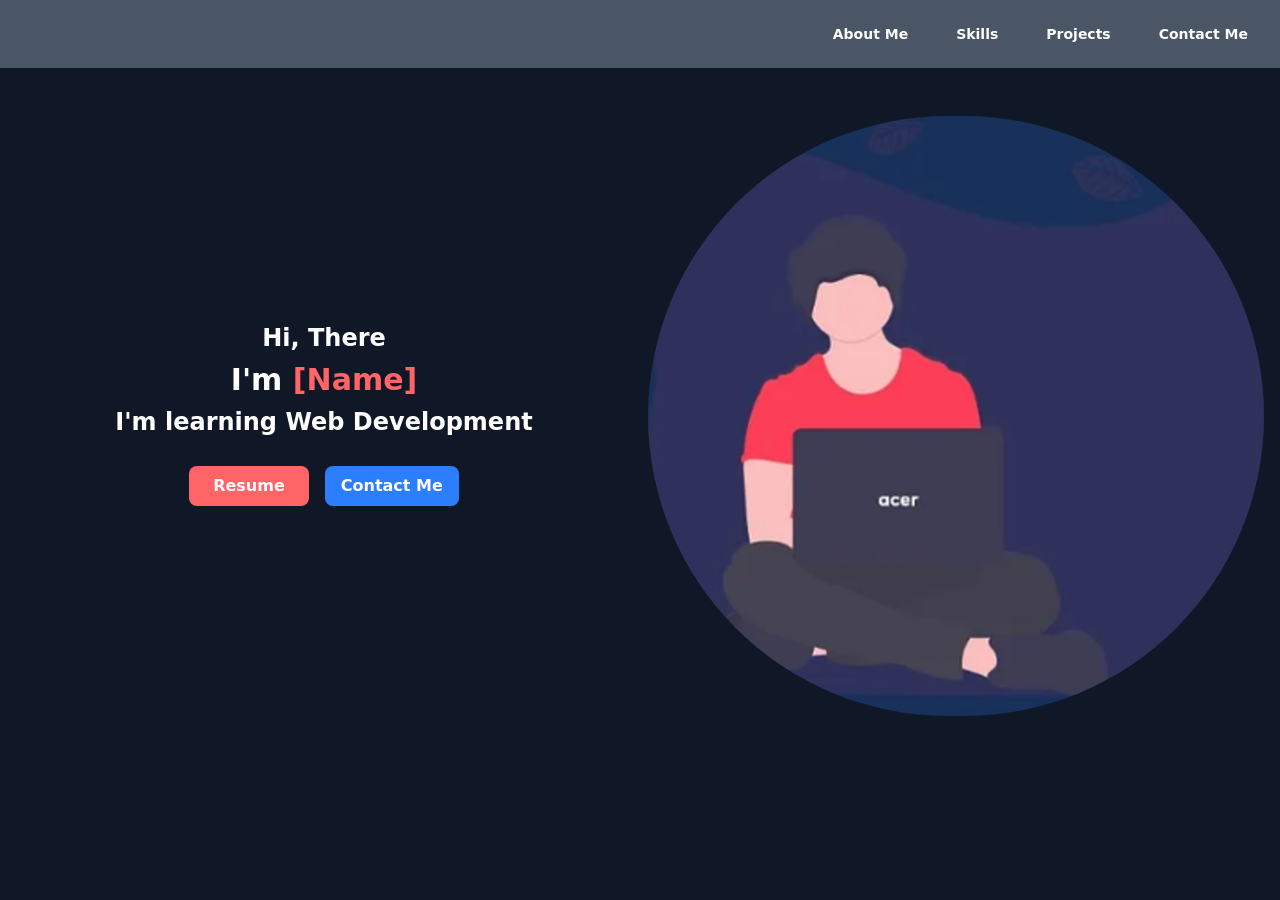
<file: index.html>
<!DOCTYPE html>
<html lang="en">
<head>
    <meta charset="UTF-8">
    <meta name="viewport" content="width=device-width, initial-scale=1.0">
    <title>Home Page</title>
    <link rel="stylesheet" href="./output.css">
</head>
<body class="bg-gray-900 ">

    <!-- Navigation section -->

    <nav class="p-4 bg-gray-600">
            <div class="flex justify-around md:justify-end  items-center sm:gap-4">

                <!-- <a href="home.html" class="px-4 py-2 rounded-lg hover:bg-gray-700 text-sm sm:font-bold font-semibold text-white">Home</a> -->

                <a href="./about.html" class="px-4 py-2 rounded-lg hover:bg-gray-700 sm:font-bold text-white text-sm font-semibold">About Me</a>
                
                <a href="./skills.html" class="px-4 py-2 rounded-lg hover:bg-gray-700 sm:font-bold text-white text-sm font-semibold">Skills</a>

                <a href="./projects.html" class="px-4 py-2 rounded-lg hover:bg-gray-700 sm:font-bold text-white text-sm font-semibold">Projects</a>

                <a href="./contact.html" class="px-4 py-2 rounded-lg hover:bg-gray-700 sm:font-bold text-white text-sm font-semibold">Contact Me</a>

            </div>
    </nav>

    <!-- Hero Section -->
    <section class=" min-h-[650px] grid sm:grid-cols-2 gap-4 px-4 py-12">

        <div class="px-2 flex justify-center items-center flex-wrap flex-col py-12 text-white min-h-[300px] ">

            <p class="font-semibold text-xl mb-2 md:text-2xl">Hi, There</p>

            <p class="font-bold text-2xl mb-2 md:text-3xl">I'm <span class="text-red-400 text-3xl">[Name]</span></p>

            <p class="font-semibold text-xl md:text-2xl mb-2">I'm learning Web Development</p>

            <div class="flex gap-4 py-1 px-2">
            <a class="bg-red-400 px-6 py-2 rounded-lg mt-4 font-bold hover:bg-red-500" href="#">Resume</a>

            <a class="bg-blue-500 px-4 py-2 rounded-lg mt-4 font-bold hover:bg-blue-600" href="./contact.html">Contact Me</a>
            </div>
        </div>

        <div class="min-h-[300px]">

            <img class="object-cover rounded-full sm:h-[600px] " src=".\img\profile.png" alt="profile">

        </div>

    </section>
    

</body>
</html>
</file>
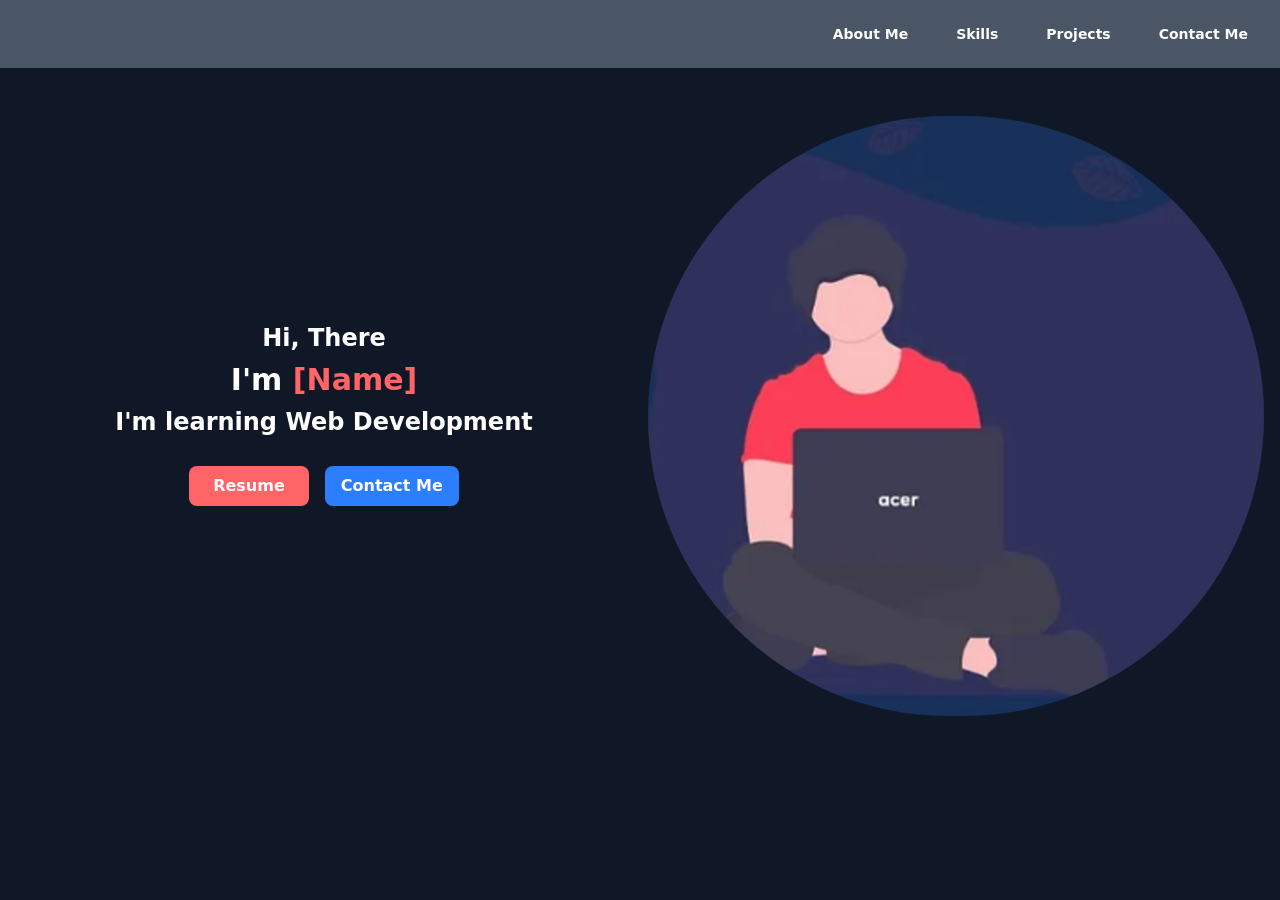
<file: src/index.html>
<!DOCTYPE html>
<html lang="en">
<head>
    <meta charset="UTF-8">
    <meta name="viewport" content="width=device-width, initial-scale=1.0">
    <title>Home Page</title>
    <link rel="stylesheet" href="./output.css">
</head>
<body class="bg-gray-900 ">

    <!-- Navigation section -->

    <nav class="p-4 bg-gray-600">
            <div class="flex justify-around md:justify-end  items-center sm:gap-4">

                <!-- <a href="home.html" class="px-4 py-2 rounded-lg hover:bg-gray-700 text-sm sm:font-bold font-semibold text-white">Home</a> -->

                <a href="about.html" class="px-4 py-2 rounded-lg hover:bg-gray-700 sm:font-bold text-white text-sm font-semibold">About Me</a>
                
                <a href="skills.html" class="px-4 py-2 rounded-lg hover:bg-gray-700 sm:font-bold text-white text-sm font-semibold">Skills</a>

                <a href="projects.html" class="px-4 py-2 rounded-lg hover:bg-gray-700 sm:font-bold text-white text-sm font-semibold">Projects</a>

                <a href="contact.html" class="px-4 py-2 rounded-lg hover:bg-gray-700 sm:font-bold text-white text-sm font-semibold">Contact Me</a>

            </div>
    </nav>

    <!-- Hero Section -->
    <section class=" min-h-[650px] grid sm:grid-cols-2 gap-4 px-4 py-12">

        <div class="px-2 flex justify-center items-center flex-wrap flex-col py-12 text-white min-h-[300px] ">

            <p class="font-semibold text-xl mb-2 md:text-2xl">Hi, There</p>

            <p class="font-bold text-2xl mb-2 md:text-3xl">I'm <span class="text-red-400 text-3xl">[Name]</span></p>

            <p class="font-semibold text-xl md:text-2xl mb-2">I'm learning Web Development</p>

            <div class="flex gap-4 py-1 px-2">
            <a class="bg-red-400 px-6 py-2 rounded-lg mt-4 font-bold hover:bg-red-500" href="#">Resume</a>

            <a class="bg-blue-500 px-4 py-2 rounded-lg mt-4 font-bold hover:bg-blue-600" href="contact.html">Contact Me</a>
            </div>
        </div>

        <div class="min-h-[300px]">

            <img class="object-cover rounded-full sm:h-[600px] " src="..\img\profile.png" alt="profile">

        </div>

    </section>
    

</body>
</html>
</file>
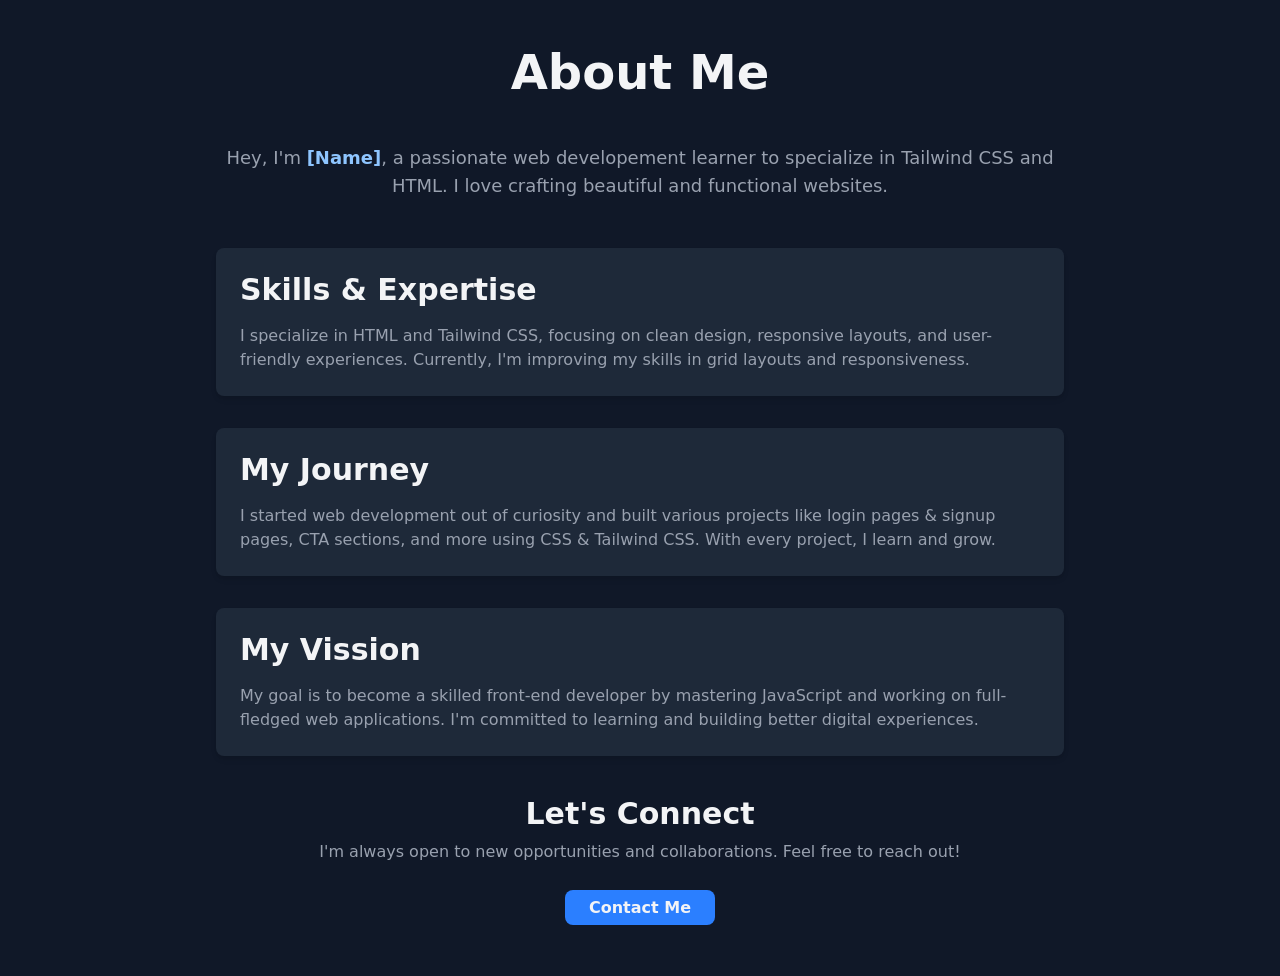
<file: about.html>
<!DOCTYPE html>
<html lang="en">
<head>
    <meta charset="UTF-8">
    <meta name="viewport" content="width=device-width, initial-scale=1.0">
    <title>About Me</title>
    <link rel="stylesheet" href="./output.css">
</head>
<body class="bg-gray-900 text-gray-100">

    <div class="max-w-4xl px-6 py-12 mx-auto">

        <!-- Introduction section -->
        <div class="text-center mb-12">
            <h1 class="text-5xl font-bold mb-12">About Me</h1>
            <p class="text-lg text-gray-400">Hey, I'm <span class="text-blue-300 font-semibold">[Name]</span>, a passionate web developement learner to specialize in Tailwind CSS and HTML. I love crafting beautiful and
            functional websites.</p>
        </div>

        <!-- Skills & Expertise Section -->
        <div class="bg-gray-800 py-6 px-6 rounded-lg shadow-md mb-8">
            <h1 class="text-3xl font-semibold mb-4">Skills & Expertise</h1>
            <p class="text-gray-400">I specialize in HTML and Tailwind CSS, focusing on clean design, responsive layouts, and user-friendly experiences.
            Currently, I'm improving my skills in grid layouts and responsiveness.</p>
        </div>

        <!-- Journey Section -->
        <div class="bg-gray-800 py-6 px-6 rounded-lg shadow-md mb-8">
            <h1 class="text-3xl font-semibold mb-4">My Journey</h1>
            <p class="text-gray-400">I started web development out of curiosity and built various projects like login pages & signup pages, CTA sections, and more
            using CSS & Tailwind CSS. With every project, I learn and grow.</p>
        </div>

        <!-- Vission Section -->
        <div class="bg-gray-800 py-6 px-6 rounded-lg shadow-md mb-10">
            <h1 class="text-3xl font-semibold mb-4">My Vission</h1>
            <p class="text-gray-400">My goal is to become a skilled front-end developer by mastering JavaScript and working on full-fledged web applications.
            I'm committed to learning and building better digital experiences.</p>
        </div>

        <!-- Contact Section -->
        <div class="text-center mb-2">
            <h1 class="text-3xl font-semibold mb-2">Let's Connect</h1>
            <p class="text-gray-400 mb-8">I'm always open to new opportunities and collaborations. Feel free to reach out!</p>
            <a class="bg-blue-500 px-6 py-2 font-bold rounded-lg hover:bg-blue-600" href="./contact.html">Contact Me</a>
        </div>
    </div>
    
</body>
</html>
</file>
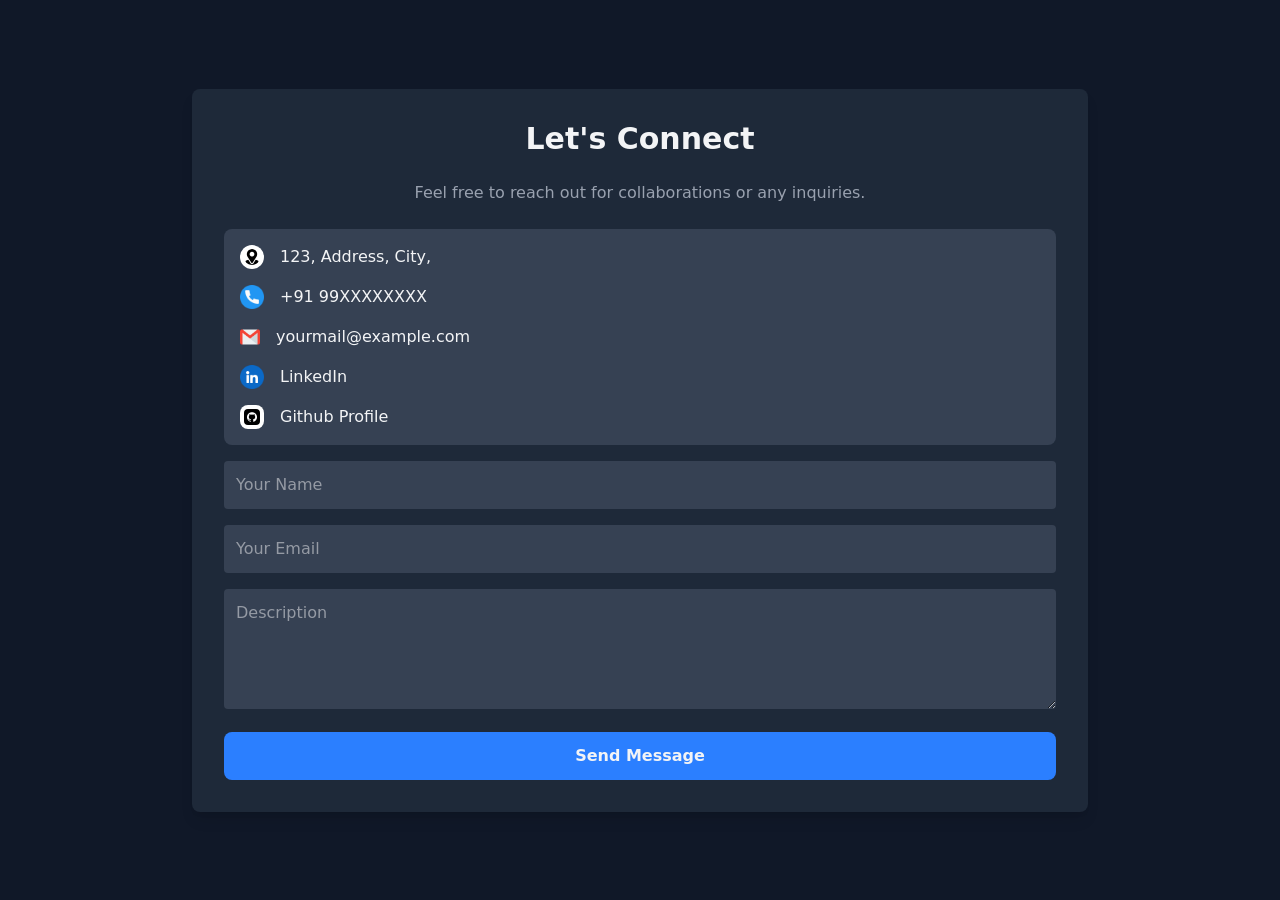
<file: contact.html>
<!DOCTYPE html>
<html lang="en">
<head>
    <meta charset="UTF-8">
    <meta name="viewport" content="width=device-width, initial-scale=1.0">
    <title>Contact Me</title>
    <link rel="stylesheet" href="./output.css">
</head>
<body class="bg-gray-900 min-h-screen px-4 flex justify-center items-center text-gray-100">

    <div class="bg-gray-800 w-full max-w-4xl rounded-lg shadow-lg p-6 sm:p-8 text-center">

        <!-- Contact Section -->

        <h1 class="sm:text-3xl text-2xl font-bold mb-4 sm:mb-6 ">Let's Connect</h1>

        <p class="text-gray-400 text-center mb-4 sm:mb-6">Feel free to reach out for collaborations or any inquiries.</p>

        <div class="bg-gray-700 rounded-lg space-y-4 p-4">
            <div class="flex flex-col sm:flex-row items-center space-x-0 sm:space-x-4 space-y-2 sm:space-y-0">

                <a href="#">
                    <img src="./img/loc.png" alt="Address" class="w-6 h-6 bg-white rounded-full p-1">
                </a>
                <p class="text-center sm:text-left">123, Address, City,</p>
                
            </div>

            <div class="flex flex-col sm:flex-row items-center space-x-0 sm:space-x-4 space-y-2 sm:space-y-0">
                <img src="./img/phone.png" alt="Phone" class="w-6 h-6">
                <p class=" ">+91 99XXXXXXXX</p>
            </div>

            <div class="flex flex-col sm:flex-row items-center space-x-0 sm:space-x-4 space-y-2 sm:space-y-0">
                <a href="#"><img src="./img/mail.png" alt="Mail" class="w-5 h-5">
                </a>
                
                <p><a href="#" class="hover:text-blue-400">yourmail@example.com</a></p>
            </div>

            <div class="flex flex-col sm:flex-row items-center space-x-0 sm:space-x-4 space-y-2 sm:space-y-0">
                <a href="#"><img src="./img/linkedin.png" alt="Mail" class="w-6 h-6"></a>
                
                <p><a href="#" class="hover:text-blue-400">LinkedIn</a></p>
            </div>

            <div class="flex flex-col sm:flex-row items-center space-x-0 sm:space-x-4 space-y-2 sm:space-y-0">
                <a href="#"><img src="./img/github.png" alt="Mail" class="w-6 h-6 rounded-lg bg-white p-1"></a>
                
                <p><a href="" class="hover:text-blue-400">Github Profile</a></p>
            </div>
        </div>

        <!-- Contact Form -->
        <form class="mt-4 space-y-4">
            <input type="text" placeholder="Your Name" class="w-full bg-gray-700 p-3 rounded focus:outline-none focus:ring-2 focus:ring-blue-500">

            <input type="email" placeholder="Your Email" class="w-full bg-gray-700 p-3 rounded focus:outline-none focus:ring-2 focus:ring-blue-500">

            <textarea name="description" placeholder="Description" rows="4" class="w-full bg-gray-700 p-3 rounded focus:outline-none focus:ring-2 focus:ring-blue-500"></textarea>

            <button type="submit" class="w-full bg-blue-500 hover:bg-blue-600 p-3 rounded-lg font-bold">Send Message</button>

        </form>

    </div>
</body>
</html>
</file>
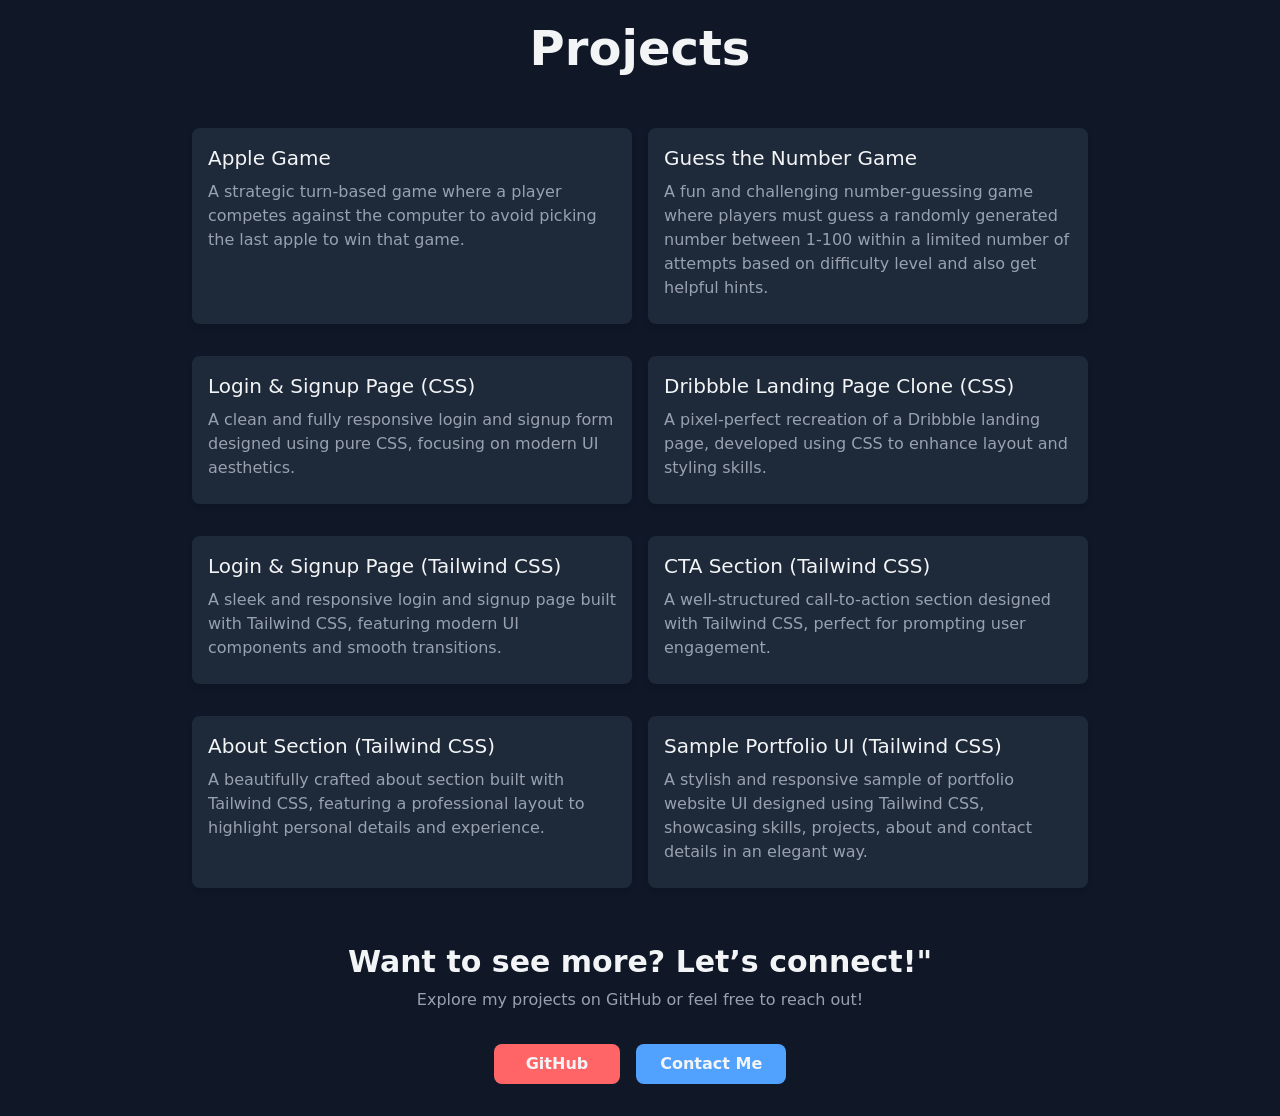
<file: projects.html>
<!DOCTYPE html>
<html lang="en">
<head>
    <meta charset="UTF-8">
    <meta name="viewport" content="width=device-width, initial-scale=1.0">
    <title>Projects</title>
    <link rel="stylesheet" href="./output.css">
</head>
<body class="bg-gray-900 p-6 text-gray-100">

    <h1 class="text-5xl font-bold text-center text-gray-100 mb-12">Projects</h1>

    <div class="max-w-4xl mx-auto grid grid-cols-1 sm:grid-cols-2 gap-4 mb-8 py-2">

        <!-- Projects Section -->
        <div class="bg-gray-800 rounded-lg shadow-md p-4 mb-4">
            <h2 class="text-xl font-medium mb-2">Apple Game</h2>
            <p class="text-gray-400 mb-2">A strategic turn-based game where a player competes against the computer to avoid picking the last apple to win that
            game.</p>
        </div>

        <div class="bg-gray-800 rounded-lg shadow-md p-4 mb-4">
            <h2 class="text-xl font-medium mb-2">Guess the Number Game</h2>
            <p class="text-gray-400 mb-2">A fun and challenging number-guessing game where players must guess a randomly generated number between 1-100 within a
            limited number of attempts based on difficulty level and also get helpful hints.</p>
        </div>

        <div class="bg-gray-800 rounded-lg shadow-md p-4 mb-4">
            <h2 class="text-xl font-medium mb-2">Login & Signup Page (CSS)</h2>
            <p class="text-gray-400 mb-2">A clean and fully responsive login and signup form designed using pure CSS, focusing on modern UI aesthetics.</p>
        </div>

        <div class="bg-gray-800 rounded-lg shadow-md p-4 mb-4">
            <h2 class="text-xl font-medium mb-2">Dribbble Landing Page Clone (CSS)</h2>
            <p class="text-gray-400 mb-2">A pixel-perfect recreation of a Dribbble landing page, developed using CSS to
            enhance layout and styling skills.</p>
        </div>

        <div class="bg-gray-800 rounded-lg shadow-md p-4 mb-4">
            <h2 class="text-xl font-medium mb-2">Login & Signup Page (Tailwind CSS)</h2>
            <p class="text-gray-400 mb-2">A sleek and responsive login and signup page built with Tailwind CSS, featuring modern UI components and smooth transitions.</p>
        </div>

        <div class="bg-gray-800 rounded-lg shadow-md p-4 mb-4">
            <h2 class="text-xl font-medium mb-2">CTA Section (Tailwind CSS)</h2>
            <p class="text-gray-400 mb-2">A well-structured call-to-action section designed with Tailwind CSS, perfect for prompting
            user engagement.</p>
        </div>

        <div class="bg-gray-800 rounded-lg shadow-md p-4 mb-4">
            <h2 class="text-xl font-medium mb-2">About Section (Tailwind CSS)</h2>
            <p class="text-gray-400 mb-2">A beautifully crafted about section built with Tailwind CSS, featuring a professional layout to highlight personal
            details and experience.</p>
        </div>

        <div class="bg-gray-800 rounded-lg shadow-md p-4 mb-4">
            <h2 class="text-xl font-medium mb-2">Sample Portfolio UI (Tailwind CSS)</h2>
            <p class="text-gray-400 mb-2">A stylish and responsive sample of portfolio website UI designed using Tailwind CSS, showcasing skills, projects, about and contact details in an elegant way.</p>
        </div>
    </div>

    <!-- CTA Section  -->
    <div class="text-center mb-2">
        <h2 class="text-3xl font-semibold mb-2">Want to see more? Let’s connect!"</h2>
        <p class="text-gray-400 mb-8">Explore my projects on GitHub or feel free to reach out!</p>
        <div class="flex gap-4 justify-center items-center max-w-xl mx-auto">
            <a class="bg-red-400 px-8 py-2 rounded-lg font-bold hover:bg-red-500" href="#">GitHub</a>
            <a class="bg-blue-400 px-6 py-2 rounded-lg font-bold hover:bg-blue-600" href="./contact.html">Contact Me</a>
        </div>
    </div>

</body>
</html>
</file>
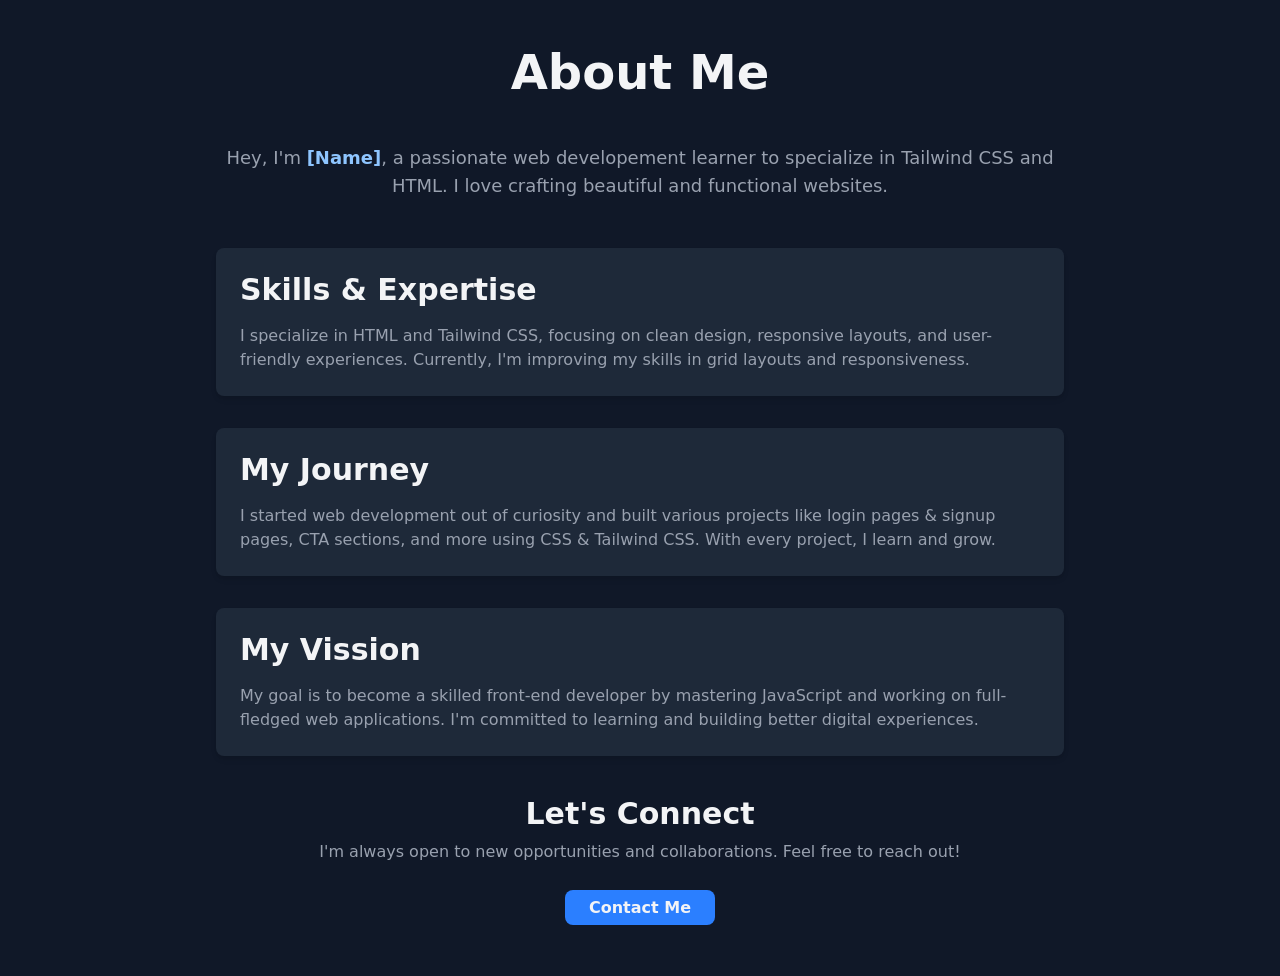
<file: src/about.html>
<!DOCTYPE html>
<html lang="en">
<head>
    <meta charset="UTF-8">
    <meta name="viewport" content="width=device-width, initial-scale=1.0">
    <title>About Me</title>
    <link rel="stylesheet" href="../output.css">
</head>
<body class="bg-gray-900 text-gray-100">

    <div class="max-w-4xl px-6 py-12 mx-auto">

        <!-- Introduction section -->
        <div class="text-center mb-12">
            <h1 class="text-5xl font-bold mb-12">About Me</h1>
            <p class="text-lg text-gray-400">Hey, I'm <span class="text-blue-300 font-semibold">[Name]</span>, a passionate web developement learner to specialize in Tailwind CSS and HTML. I love crafting beautiful and
            functional websites.</p>
        </div>

        <!-- Skills & Expertise Section -->
        <div class="bg-gray-800 py-6 px-6 rounded-lg shadow-md mb-8">
            <h1 class="text-3xl font-semibold mb-4">Skills & Expertise</h1>
            <p class="text-gray-400">I specialize in HTML and Tailwind CSS, focusing on clean design, responsive layouts, and user-friendly experiences.
            Currently, I'm improving my skills in grid layouts and responsiveness.</p>
        </div>

        <!-- Journey Section -->
        <div class="bg-gray-800 py-6 px-6 rounded-lg shadow-md mb-8">
            <h1 class="text-3xl font-semibold mb-4">My Journey</h1>
            <p class="text-gray-400">I started web development out of curiosity and built various projects like login pages & signup pages, CTA sections, and more
            using CSS & Tailwind CSS. With every project, I learn and grow.</p>
        </div>

        <!-- Vission Section -->
        <div class="bg-gray-800 py-6 px-6 rounded-lg shadow-md mb-10">
            <h1 class="text-3xl font-semibold mb-4">My Vission</h1>
            <p class="text-gray-400">My goal is to become a skilled front-end developer by mastering JavaScript and working on full-fledged web applications.
            I'm committed to learning and building better digital experiences.</p>
        </div>

        <!-- Contact Section -->
        <div class="text-center mb-2">
            <h1 class="text-3xl font-semibold mb-2">Let's Connect</h1>
            <p class="text-gray-400 mb-8">I'm always open to new opportunities and collaborations. Feel free to reach out!</p>
            <a class="bg-blue-500 px-6 py-2 font-bold rounded-lg hover:bg-blue-600" href="contact.html">Contact Me</a>
        </div>
    </div>
    
</body>
</html>
</file>
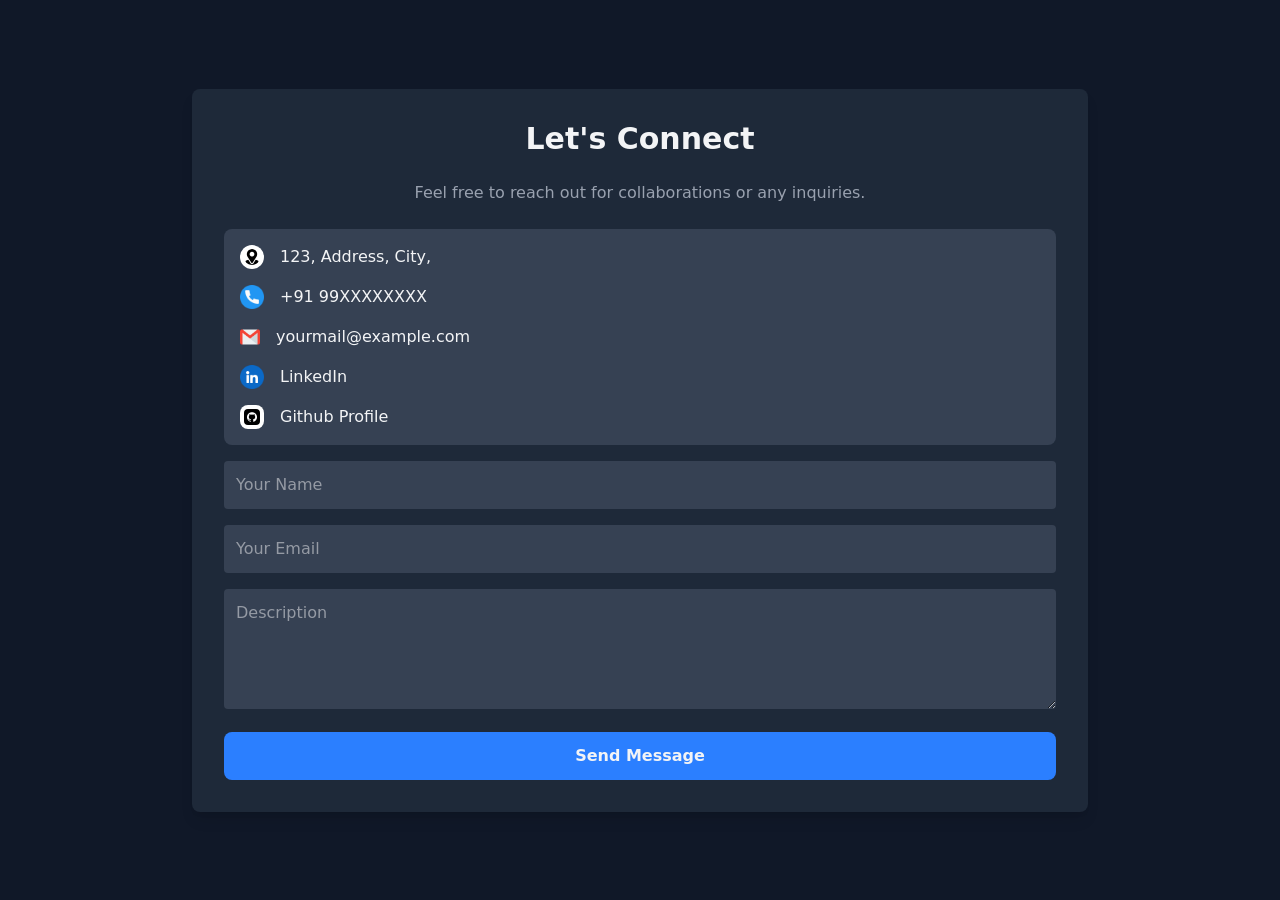
<file: src/contact.html>
<!DOCTYPE html>
<html lang="en">
<head>
    <meta charset="UTF-8">
    <meta name="viewport" content="width=device-width, initial-scale=1.0">
    <title>Contact Me</title>
    <link rel="stylesheet" href="../output.css">
</head>
<body class="bg-gray-900 min-h-screen px-4 flex justify-center items-center text-gray-100">

    <div class="bg-gray-800 w-full max-w-4xl rounded-lg shadow-lg p-6 sm:p-8 text-center">

        <!-- Contact Section -->

        <h1 class="sm:text-3xl text-2xl font-bold mb-4 sm:mb-6 ">Let's Connect</h1>

        <p class="text-gray-400 text-center mb-4 sm:mb-6">Feel free to reach out for collaborations or any inquiries.</p>

        <div class="bg-gray-700 rounded-lg space-y-4 p-4">
            <div class="flex flex-col sm:flex-row items-center space-x-0 sm:space-x-4 space-y-2 sm:space-y-0">

                <a href="#">
                    <img src="..\img\loc.png" alt="Address" class="w-6 h-6 bg-white rounded-full p-1">
                </a>
                <p class="text-center sm:text-left">123, Address, City,</p>
                
            </div>

            <div class="flex flex-col sm:flex-row items-center space-x-0 sm:space-x-4 space-y-2 sm:space-y-0">
                <img src="..\img\phone.png" alt="Phone" class="w-6 h-6">
                <p class=" ">+91 99XXXXXXXX</p>
            </div>

            <div class="flex flex-col sm:flex-row items-center space-x-0 sm:space-x-4 space-y-2 sm:space-y-0">
                <a href="#"><img src="..\img\mail.png" alt="Mail" class="w-5 h-5">
                </a>
                
                <p><a href="#" class="hover:text-blue-400">yourmail@example.com</a></p>
            </div>

            <div class="flex flex-col sm:flex-row items-center space-x-0 sm:space-x-4 space-y-2 sm:space-y-0">
                <a href="#"><img src="..\img\linkedin.png" alt="Mail" class="w-6 h-6"></a>
                
                <p><a href="#" class="hover:text-blue-400">LinkedIn</a></p>
            </div>

            <div class="flex flex-col sm:flex-row items-center space-x-0 sm:space-x-4 space-y-2 sm:space-y-0">
                <a href="#"><img src="..\img\github.png" alt="Mail" class="w-6 h-6 rounded-lg bg-white p-1"></a>
                
                <p><a href="" class="hover:text-blue-400">Github Profile</a></p>
            </div>
        </div>

        <!-- Contact Form -->
        <form class="mt-4 space-y-4">
            <input type="text" placeholder="Your Name" class="w-full bg-gray-700 p-3 rounded focus:outline-none focus:ring-2 focus:ring-blue-500">

            <input type="email" placeholder="Your Email" class="w-full bg-gray-700 p-3 rounded focus:outline-none focus:ring-2 focus:ring-blue-500">

            <textarea name="description" placeholder="Description" rows="4" class="w-full bg-gray-700 p-3 rounded focus:outline-none focus:ring-2 focus:ring-blue-500"></textarea>

            <button type="submit" class="w-full bg-blue-500 hover:bg-blue-600 p-3 rounded-lg font-bold">Send Message</button>

        </form>

    </div>
</body>
</html>
</file>
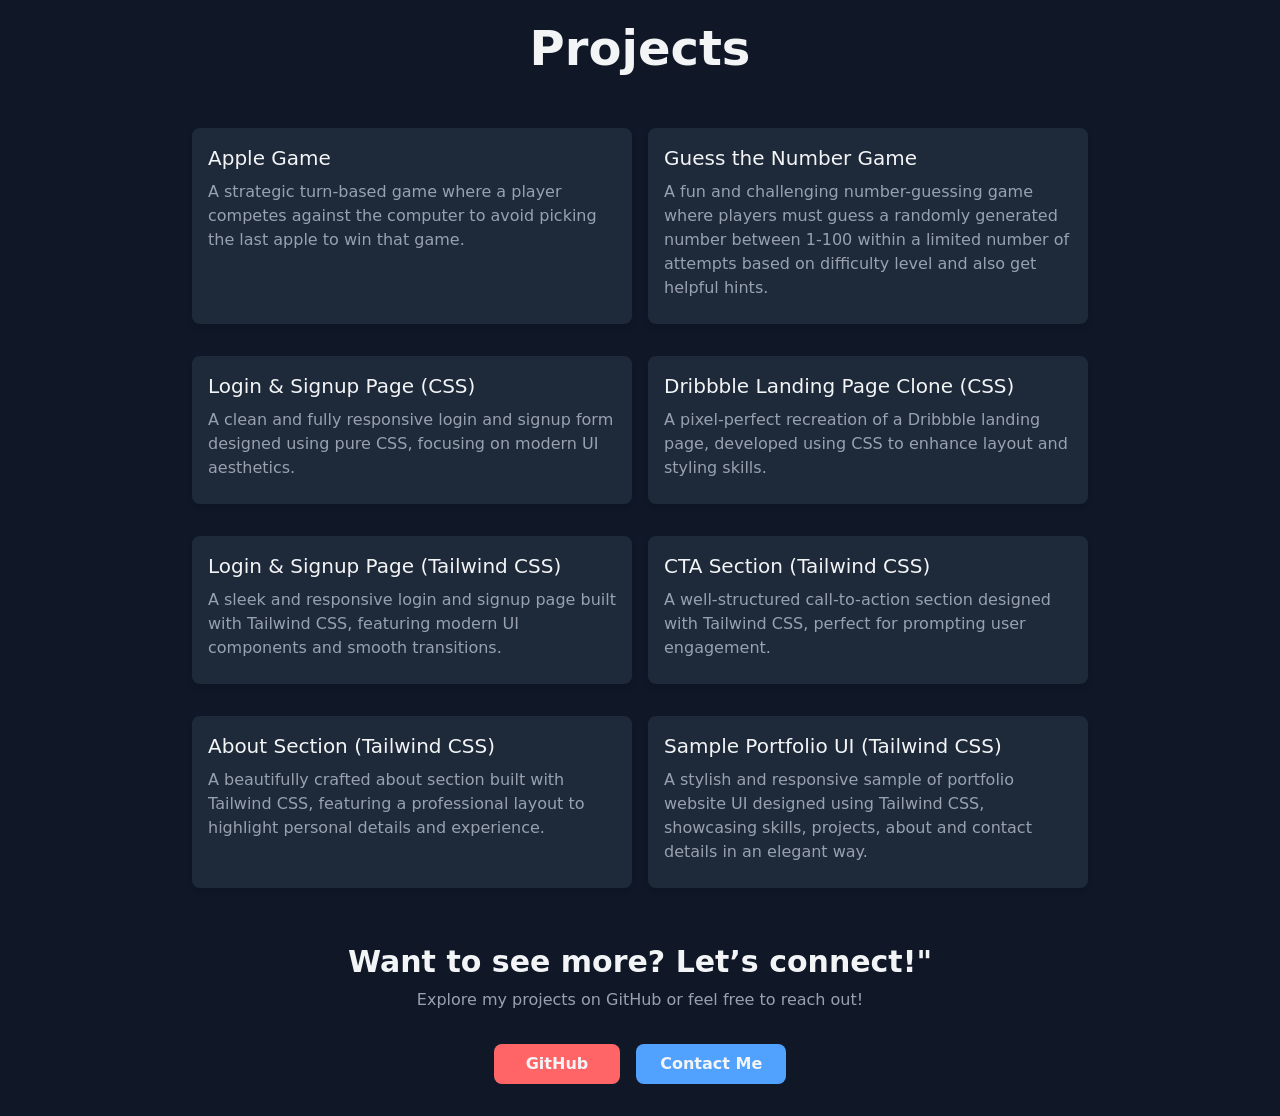
<file: src/projects.html>
<!DOCTYPE html>
<html lang="en">
<head>
    <meta charset="UTF-8">
    <meta name="viewport" content="width=device-width, initial-scale=1.0">
    <title>Projects</title>
    <link rel="stylesheet" href="../output.css">
</head>
<body class="bg-gray-900 p-6 text-gray-100">

    <h1 class="text-5xl font-bold text-center text-gray-100 mb-12">Projects</h1>

    <div class="max-w-4xl mx-auto grid grid-cols-1 sm:grid-cols-2 gap-4 mb-8 py-2">

        <!-- Projects Section -->
        <div class="bg-gray-800 rounded-lg shadow-md p-4 mb-4">
            <h2 class="text-xl font-medium mb-2">Apple Game</h2>
            <p class="text-gray-400 mb-2">A strategic turn-based game where a player competes against the computer to avoid picking the last apple to win that
            game.</p>
        </div>

        <div class="bg-gray-800 rounded-lg shadow-md p-4 mb-4">
            <h2 class="text-xl font-medium mb-2">Guess the Number Game</h2>
            <p class="text-gray-400 mb-2">A fun and challenging number-guessing game where players must guess a randomly generated number between 1-100 within a
            limited number of attempts based on difficulty level and also get helpful hints.</p>
        </div>

        <div class="bg-gray-800 rounded-lg shadow-md p-4 mb-4">
            <h2 class="text-xl font-medium mb-2">Login & Signup Page (CSS)</h2>
            <p class="text-gray-400 mb-2">A clean and fully responsive login and signup form designed using pure CSS, focusing on modern UI aesthetics.</p>
        </div>

        <div class="bg-gray-800 rounded-lg shadow-md p-4 mb-4">
            <h2 class="text-xl font-medium mb-2">Dribbble Landing Page Clone (CSS)</h2>
            <p class="text-gray-400 mb-2">A pixel-perfect recreation of a Dribbble landing page, developed using CSS to
            enhance layout and styling skills.</p>
        </div>

        <div class="bg-gray-800 rounded-lg shadow-md p-4 mb-4">
            <h2 class="text-xl font-medium mb-2">Login & Signup Page (Tailwind CSS)</h2>
            <p class="text-gray-400 mb-2">A sleek and responsive login and signup page built with Tailwind CSS, featuring modern UI components and smooth transitions.</p>
        </div>

        <div class="bg-gray-800 rounded-lg shadow-md p-4 mb-4">
            <h2 class="text-xl font-medium mb-2">CTA Section (Tailwind CSS)</h2>
            <p class="text-gray-400 mb-2">A well-structured call-to-action section designed with Tailwind CSS, perfect for prompting
            user engagement.</p>
        </div>

        <div class="bg-gray-800 rounded-lg shadow-md p-4 mb-4">
            <h2 class="text-xl font-medium mb-2">About Section (Tailwind CSS)</h2>
            <p class="text-gray-400 mb-2">A beautifully crafted about section built with Tailwind CSS, featuring a professional layout to highlight personal
            details and experience.</p>
        </div>

        <div class="bg-gray-800 rounded-lg shadow-md p-4 mb-4">
            <h2 class="text-xl font-medium mb-2">Sample Portfolio UI (Tailwind CSS)</h2>
            <p class="text-gray-400 mb-2">A stylish and responsive sample of portfolio website UI designed using Tailwind CSS, showcasing skills, projects, about and contact details in an elegant way.</p>
        </div>
    </div>

    <!-- CTA Section  -->
    <div class="text-center mb-2">
        <h2 class="text-3xl font-semibold mb-2">Want to see more? Let’s connect!"</h2>
        <p class="text-gray-400 mb-8">Explore my projects on GitHub or feel free to reach out!</p>
        <div class="flex gap-4 justify-center items-center max-w-xl mx-auto">
            <a class="bg-red-400 px-8 py-2 rounded-lg font-bold hover:bg-red-500" href="#">GitHub</a>
            <a class="bg-blue-400 px-6 py-2 rounded-lg font-bold hover:bg-blue-600" href="contact.html">Contact Me</a>
        </div>
    </div>

</body>
</html>
</file>
